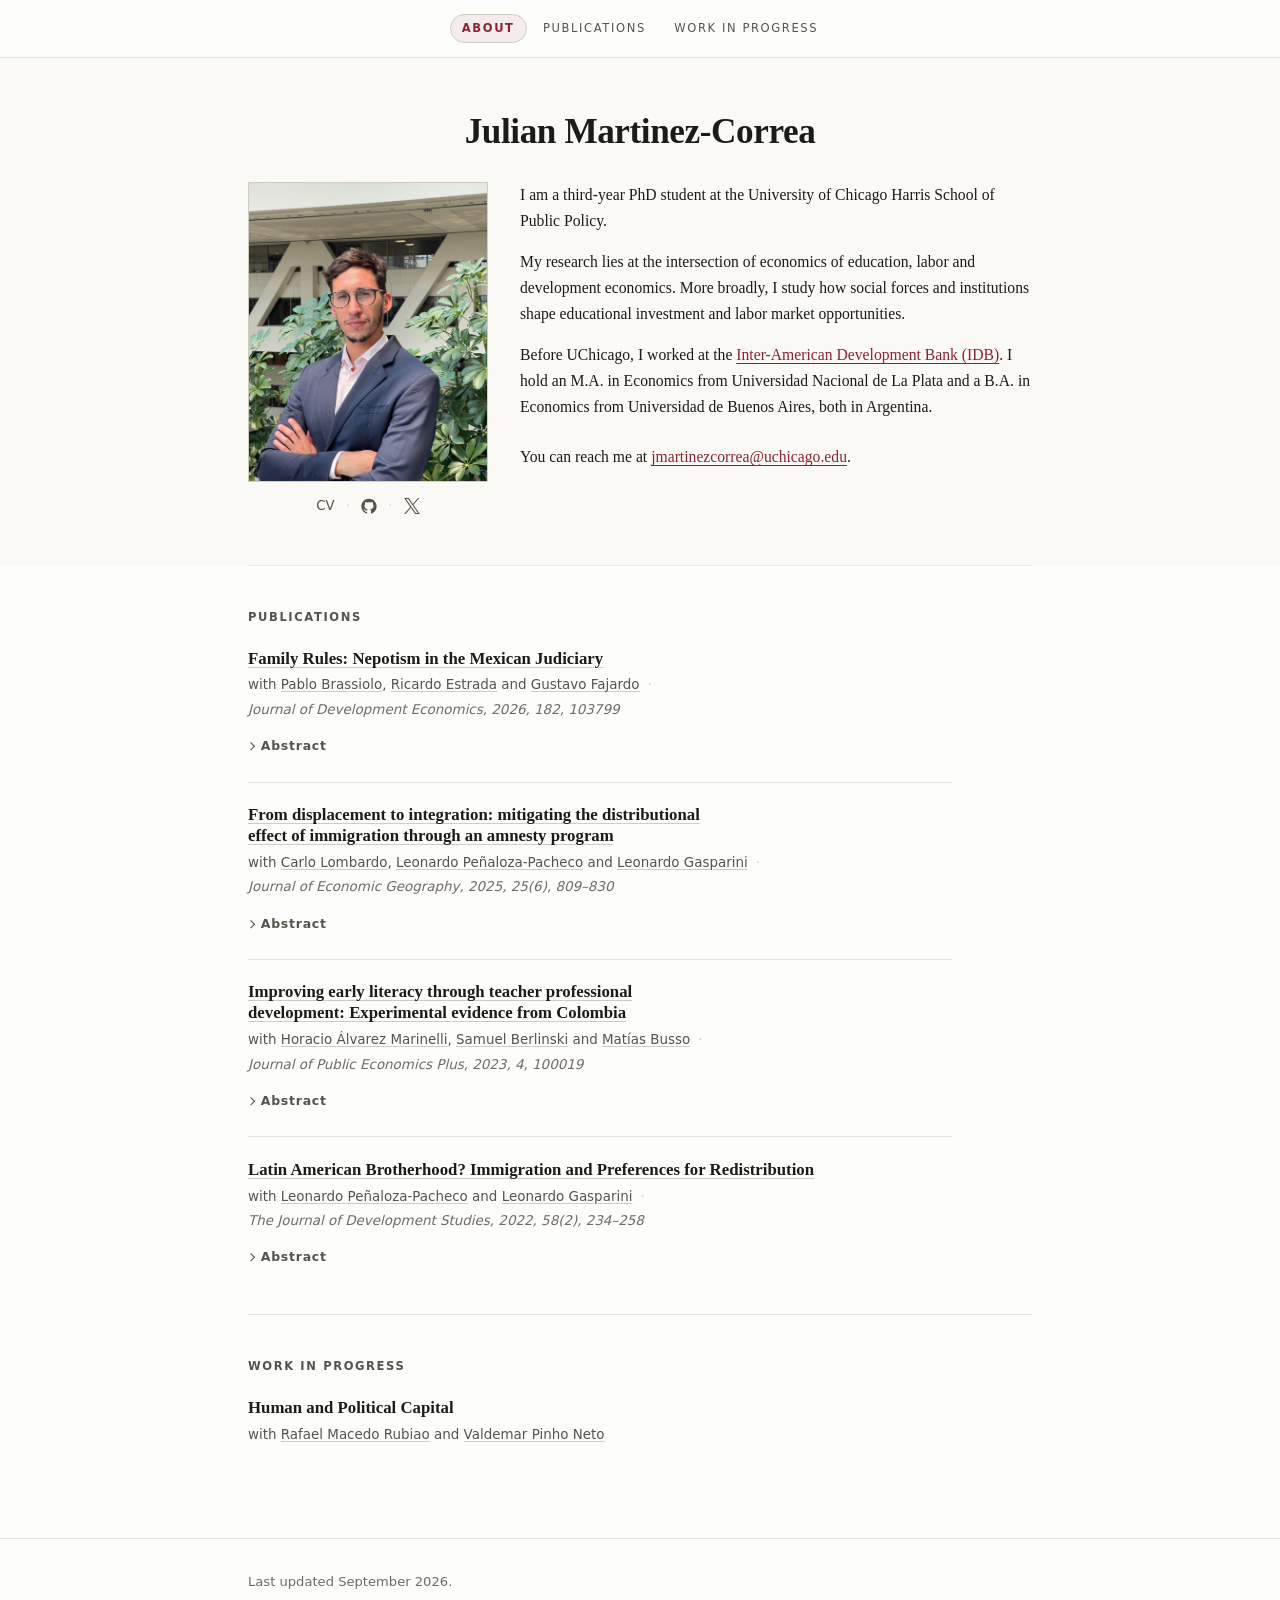
<file: index.html>
<!doctype html>
<html lang="en">
<head>
<meta charset="utf-8">
<meta name="viewport" content="width=device-width, initial-scale=1">

<title>Julian Martinez-Correa</title>
<meta name="description" content="Julian Martinez-Correa is a third-year PhD student at the University of Chicago Harris School of Public Policy. His research lies at the intersection of economics of education, labor and development economics.">
<meta name="author" content="Julian Martinez-Correa">

<!-- Google Search Console ownership verification. Must stay in <head> on the
     homepage; removing it un-verifies the property. -->
<meta name="google-site-verification" content="J8aLhIPQWXHVKhF8gl2CatFygH-E9LzsPXmiMqQEQso">

<link rel="canonical" href="https://jmartinezcorrea.github.io/">

<meta property="og:type" content="profile">
<meta property="og:title" content="Julian Martinez-Correa">
<meta property="og:description" content="Julian Martinez-Correa is a third-year PhD student at the University of Chicago Harris School of Public Policy. His research lies at the intersection of economics of education, labor and development economics.">
<meta property="og:url" content="https://jmartinezcorrea.github.io/">
<meta property="og:image" content="https://jmartinezcorrea.github.io/assets/img/headshot.jpg">
<meta property="og:locale" content="en_US">
<meta name="twitter:card" content="summary">
<meta name="twitter:creator" content="@julian_mcorrea">

<link rel="stylesheet" href="assets/css/styles.css">
<link rel="icon" href="data:image/svg+xml,<svg xmlns='http://www.w3.org/2000/svg' viewBox='0 0 32 32'><text y='25' x='3' font-size='24' font-family='Georgia,serif' fill='%238c2332'>M</text></svg>">

<!-- Structured data: verified facts only. -->
<script type="application/ld+json">
{
  "@context": "https://schema.org",
  "@type": "Person",
  "name": "Julian Martinez-Correa",
  "url": "https://jmartinezcorrea.github.io/",
  "image": "https://jmartinezcorrea.github.io/assets/img/headshot.jpg",
  "email": "mailto:jmartinezcorrea@uchicago.edu",
  "jobTitle": "PhD Student",
  "affiliation": {
    "@type": "CollegeOrUniversity",
    "name": "University of Chicago Harris School of Public Policy"
  },
  "description": "Third-year PhD student researching economics of education, labor and development economics.",
  "alumniOf": [
    {
      "@type": "CollegeOrUniversity",
      "name": "Universidad Nacional de La Plata"
    },
    {
      "@type": "CollegeOrUniversity",
      "name": "Universidad de Buenos Aires"
    }
  ],
  "sameAs": [
    "https://orcid.org/0000-0003-4623-5174",
    "https://harris.uchicago.edu/directory/julian-gabriel-martinez-correa",
    "https://github.com/jmartinezcorrea",
    "https://x.com/julian_mcorrea"
  ],
  "alternateName": [
    "Julian Martinez Correa",
    "Julián Martínez Correa",
    "Julián Martínez-Correa",
    "Julian Gabriel Martinez Correa"
  ],
  "knowsAbout": [
    "Economics of education",
    "Labor economics",
    "Development economics"
  ]
}
</script>
</head>

<body id="top">
<a class="skip-link" href="#main">Skip to main content</a>

<header class="site-header">
  <div class="wrap header-inner">
    <nav class="tabs" aria-label="Page sections">
      <ul>
        <li><a href="#about">About</a></li>
        <li><a href="#publications">Publications</a></li>
        <li><a href="#work-in-progress">Work in Progress</a></li>
      </ul>
    </nav>
  </div>
</header>

<main id="main">
  <div class="wrap">

    <!-- ================= PROFILE / ABOUT ================= -->
    <section id="about" class="section section--profile" aria-labelledby="name">
      <h1 id="name">Julian Martinez-Correa</h1>

      <div class="profile">

        <div class="profile__aside">
          <figure class="profile__figure">
            <img class="profile__photo"
                 src="assets/img/headshot.jpg"
                 alt="Julian Martinez-Correa"
                 width="1000" height="1333">
          </figure>

          <ul class="inline-links" aria-label="Profile links">
            <li>
              <a href="files/cv.pdf">CV</a>
            </li>
            <li>
              <a href="https://github.com/jmartinezcorrea" aria-label="GitHub profile" title="GitHub">
                <!-- Official GitHub mark from Primer Octicons. -->
                <svg class="inline-links__icon" viewBox="0 0 24 24" aria-hidden="true" focusable="false">
                  <path d="M10.226 17.284c-2.965-.36-5.054-2.493-5.054-5.256 0-1.123.404-2.336 1.078-3.144-.292-.741-.247-2.314.09-2.965.898-.112 2.111.36 2.83 1.01.853-.269 1.752-.404 2.853-.404 1.1 0 1.999.135 2.807.382.696-.629 1.932-1.1 2.83-.988.315.606.36 2.179.067 2.942.72.854 1.101 2 1.101 3.167 0 2.763-2.089 4.852-5.098 5.234.763.494 1.28 1.572 1.28 2.807v2.336c0 .674.561 1.056 1.235.786 4.066-1.55 7.255-5.615 7.255-10.646C23.5 6.188 18.334 1 11.978 1 5.62 1 .5 6.188.5 12.545c0 4.986 3.167 9.12 7.435 10.669.606.225 1.19-.18 1.19-.786V20.63a2.9 2.9 0 0 1-1.078.224c-1.483 0-2.359-.808-2.987-2.313-.247-.607-.517-.966-1.034-1.033-.27-.023-.359-.135-.359-.27 0-.27.45-.471.898-.471.652 0 1.213.404 1.797 1.235.45.651.921.943 1.483.943.561 0 .92-.202 1.437-.719.382-.381.674-.718.944-.943"/>
                </svg>
              </a>
            </li>
            <li>
              <a href="https://x.com/julian_mcorrea" aria-label="X profile" title="X">
                <!-- Official X mark from the X brand toolkit. -->
                <svg class="inline-links__icon" viewBox="0 0 1200 1227" aria-hidden="true" focusable="false">
                  <path d="M714.163 519.284L1160.89 0H1055.03L667.137 450.887L357.328 0H0L468.492 681.821L0 1226.37H105.866L515.491 750.218L842.672 1226.37H1200L714.137 519.284H714.163ZM569.165 687.828L521.697 619.934L144.011 79.6944H306.615L611.412 515.685L658.88 583.579L1055.08 1150.3H892.476L569.165 687.854V687.828Z"/>
                </svg>
              </a>
            </li>
          </ul>
        </div>

        <div class="profile__body">
          <div class="bio">
            <p>
              I am a third-year PhD student at the University of Chicago Harris
              School of Public Policy.
            </p>
            <p>
              My research lies at the intersection of economics of education,
              labor and development economics. More broadly, I study how social
              forces and institutions shape educational investment and labor
              market opportunities.
            </p>
            <p>
              Before UChicago, I worked at the
              <a href="https://www.iadb.org/en">Inter-American Development Bank (IDB)</a>.
              I hold an M.A. in Economics from Universidad Nacional de La Plata
              and a B.A. in Economics from Universidad de Buenos Aires, both in
              Argentina.
            </p>
          </div>

          <p class="profile-contact">
            You can reach me at
            <a href="mailto:jmartinezcorrea@uchicago.edu">jmartinezcorrea@uchicago.edu</a>.
          </p>
        </div>
      </div>
    </section>

    <!-- ================= PUBLICATIONS ================= -->
    <!-- Entries are transcribed from your CV, with journal details, author
         lists and DOIs checked against the published record. Newest first.
         Every paper title links to its journal webpage, and every abstract is
         available in a collapsed disclosure. The current copy is concise,
         source-checked website text; replace it with author-supplied wording
         if the article abstracts should appear verbatim. -->
    <section id="publications" class="section" aria-labelledby="publications-h">
      <h2 id="publications-h" class="section__title">Publications</h2>

      <ol class="entries">

        <li class="entry">
          <h3 class="entry__title">
            <a href="https://www.sciencedirect.com/science/article/abs/pii/S0304387826000829">Family Rules: Nepotism in the Mexican Judiciary</a>
          </h3>
          <p class="entry__meta">
            <span class="entry__authors">with
              <a href="https://sites.google.com/view/pablobrassiolo/">Pablo Brassiolo</a>,
              <a href="https://sites.google.com/site/ricardoaestradamartinez/">Ricardo Estrada</a> and
              <a href="https://sites.google.com/site/gusfajardo/">Gustavo Fajardo</a></span>
            <span class="entry__status">Journal of Development Economics, 2026, 182, 103799</span>
          </p>
          <details class="entry__abstract">
            <summary>Abstract</summary>
            <p>
              We examine how hiring autonomy can enable favoritism within public
              institutions, focusing on Mexico&rsquo;s federal judiciary. Using
              personnel records and an event study of judge arrivals, with shared
              surnames serving as a proxy for family relationships, we document
              likely nepotistic appointments. Within a year, a judge&rsquo;s arrival
              is followed by an estimated 0.05 related hires into key positions, a
              figure that is likely a lower bound. Connected appointees tend to
              have lower educational attainment, and their arrival is associated
              with reduced court productivity. Nepotism is concentrated among
              judges with prior administrative sanctions and those assigned to
              their birth states.
            </p>
          </details>
        </li>

        <li class="entry">
          <h3 class="entry__title">
            <a href="https://academic.oup.com/joeg/article-abstract/25/6/809/8111986">From displacement to integration: mitigating the distributional effect of immigration through an amnesty program</a>
          </h3>
          <p class="entry__meta">
            <span class="entry__authors">with
              <a href="https://carlombard.github.io/">Carlo Lombardo</a>,
              <a href="https://www.leonardopenalozapacheco.com/">Leonardo Peñaloza-Pacheco</a> and
              <a href="https://www.cedlas.econo.unlp.edu.ar/wp/en/lgasparini/">Leonardo Gasparini</a></span>
            <span class="entry__status">Journal of Economic Geography, 2025, 25(6), 809&ndash;830</span>
          </p>
          <details class="entry__abstract">
            <summary>Abstract</summary>
            <p>
              We study how large-scale Venezuelan migration and an
              integration-oriented amnesty affected income distribution in
              Colombia. Recentered influence-function regressions within an
              instrumental-variables design show that the migration shock harmed
              the lower end of native Colombians&rsquo; income distribution, while
              regularization partially offset that effect. The evidence points to
              occupational downgrading as the central mechanism: employment
              restrictions pushed qualified Venezuelan migrants into lower-paid,
              more routine-intensive work, and the amnesty reduced that mismatch.
            </p>
          </details>
        </li>

        <li class="entry">
          <h3 class="entry__title">
            <a href="https://www.sciencedirect.com/science/article/pii/S2666551423000025">Improving early literacy through teacher professional development: Experimental evidence from Colombia</a>
          </h3>
          <p class="entry__meta">
            <span class="entry__authors">with
              <a href="https://blogs.worldbank.org/en/team/h/horacio-alvarez-marinelli">Horacio Álvarez Marinelli</a>,
              <a href="https://www.sberlinski.org/">Samuel Berlinski</a> and
              <a href="https://www.matiasbusso.org/">Matías Busso</a></span>
            <span class="entry__status">Journal of Public Economics Plus, 2023, 4, 100019</span>
          </p>
          <details class="entry__abstract">
            <summary>Abstract</summary>
            <p>
              We evaluate Let&rsquo;s All Learn to Read, a one-year professional
              development program for first-grade teachers in Colombia that
              combined training and coaching throughout the school year with
              structured materials for teachers and students. A school-level
              randomized trial found that, after one year, literacy scores in
              treated schools were approximately 0.39 standard deviations higher
              than in control schools. The gains persisted through second and third
              grade, even though later-grade teachers had not received the program.
            </p>
          </details>
        </li>

        <li class="entry">
          <h3 class="entry__title">
            <a href="https://www.tandfonline.com/doi/abs/10.1080/00220388.2021.1961748">Latin American Brotherhood? Immigration and Preferences for Redistribution</a>
          </h3>
          <p class="entry__meta">
            <span class="entry__authors">with
              <a href="https://www.leonardopenalozapacheco.com/">Leonardo Peñaloza-Pacheco</a> and
              <a href="https://www.cedlas.econo.unlp.edu.ar/wp/en/lgasparini/">Leonardo Gasparini</a></span>
            <span class="entry__status">The Journal of Development Studies, 2022, 58(2), 234&ndash;258</span>
          </p>
          <details class="entry__abstract">
            <summary>Abstract</summary>
            <p>
              We examine how immigration shapes support for redistribution when
              immigrants and natives come from relatively similar Latin American
              backgrounds. We combine province-level public-opinion responses with
              several immigration datasets and use three complementary empirical
              strategies: census-based cross-sectional instrumental variables,
              fixed-effects estimates using harmonized household surveys, and an
              instrumental-variables analysis of Venezuelan migration to Colombia.
              Across these approaches, higher local immigrant shares are associated
              with significantly lower, but non-monotonic, support for redistribution,
              particularly when immigrants are from other Latin American countries
              or are low-skilled. The relationship is stronger among higher-income
              respondents.
            </p>
          </details>
        </li>

      </ol>
    </section>

    <!-- ================= WORK IN PROGRESS ================= -->
    <section id="work-in-progress" class="section" aria-labelledby="work-in-progress-h">
      <h2 id="work-in-progress-h" class="section__title">Work in Progress</h2>

      <ul class="entries">

        <li class="entry">
          <h3 class="entry__title">Human and Political Capital</h3>
          <p class="entry__meta">
            <span class="entry__authors">with
              <a href="https://rafaelrubiao.github.io/">Rafael Macedo Rubiao</a> and
              <a href="https://sites.google.com/view/valdemarneto/home">Valdemar Pinho Neto</a></span>
          </p>
        </li>

      </ul>
    </section>

  </div>
</main>

<footer class="site-footer">
  <div class="wrap">
    <p class="site-footer__meta">Last updated <time datetime="2026-09-07">September 2026</time>.</p>
  </div>
</footer>

<script src="assets/js/site.js" defer></script>
</body>
</html>
</file>
<file: assets/css/styles.css>
/* ==========================================================================
   Julian Martinez-Correa — academic site
   Plain CSS. No framework, no build step.

   EVERY visual decision lives in the THEME block below. To restyle the site,
   change values there and nothing else. The rest of the file only wires those
   values up to elements, and should rarely need editing.

   Sections
     1. THEME          <- edit here
     2. Base
     3. Layout
     4. Header and tabs
     5. Profile
     6. Research entries
     7. Footer
     8. Responsive
     9. Motion and print
   ========================================================================== */


/* ==========================================================================
   1. THEME — edit this block to restyle the whole site
   ========================================================================== */

:root {

  /* --- Colour -------------------------------------------------------------
     Light, warm, near-monochrome with a single accent.
     If you change --text or --bg, re-check contrast: body text wants at least
     4.5:1 against the background, and --text-faint is used at ~13px so it
     needs 4.5:1 too. https://webaim.org/resources/contrastchecker/          */

  --bg:          #fdfdfb;   /* page background                              */
  --bg-subtle:   #f5f4ef;   /* hover fills, photo backdrop                  */
  --bg-band:     #faf9f5;   /* the About section band — deliberately only a
                               few steps off --bg so it reads as a change of
                               paper, not a coloured panel                  */
  --text:        #1b1b19;   /* body text, headings                          */
  --text-muted:  #56534c;   /* coauthors, section labels, abstract text     */
  --text-faint:  #706b62;   /* journal/status lines, footer, dt labels      */
  --rule:        #e3e1d9;   /* hairline dividers                            */
  --rule-strong: #cfccc1;   /* photo border, link separators                */
  --accent:      #8c2332;   /* links, active tab  (muted maroon)            */
  --accent-deep: #6d1a26;   /* link hover                                   */
  --accent-wash: #f4ebec;   /* active tab background                        */

  /* Try a different accent by replacing the three --accent values, e.g.
       slate blue   #2f4a6b / #223751 / #eaeef3
       forest green #2f5540 / #223f30 / #e9f0eb
       ink / no hue #333230 / #1b1b19 / #efeee9                             */


  /* --- Type ---------------------------------------------------------------
     Two system stacks, so there are no web fonts and no network requests.
     Swap --font-body to var(--font-sans) for an all-sans site.             */

  --font-serif: Charter, "Bitstream Charter", "Sitka Text", Cambria, Georgia,
                "Times New Roman", Times, serif;
  --font-sans:  system-ui, -apple-system, "Segoe UI", Roboto, "Helvetica Neue",
                Arial, sans-serif;

  --font-body: var(--font-serif);   /* prose, headings, paper titles        */
  --font-ui:   var(--font-sans);    /* nav, labels, metadata, link rows     */

  --size-base:          1.0625rem;  /* body text                            */
  --size-base-mobile:   1rem;
  --line-height:        1.65;

  --size-h1:            clamp(1.75rem, 1.45rem + 1.2vw, 2.2rem);
  --size-section-title: 0.72rem;    /* small caps labels; the nav tabs share
                                       this size so the two read as one set */
  --size-entry-title:   1.05rem;    /* paper titles                         */
  --size-meta:          0.84rem;    /* coauthors, journal line              */
  --size-ui:            0.83rem;    /* nav tabs                             */
  --size-small:         0.82rem;    /* footer                               */

  --tracking-caps:      0.14em;     /* letter-spacing on small caps labels  */


  /* --- Layout ------------------------------------------------------------ */

  --wrap:        52rem;   /* page container width                           */
  --measure:     44rem;   /* max width of running text and research entries */
  --gutter:      1.5rem;  /* left/right page padding                        */
  --gutter-mobile: 1.15rem;

  --section-gap: 2.75rem; /* vertical padding around each section           */
  --section-gap-mobile: 2.25rem;
  --entry-gap:   1.4rem;  /* vertical padding around each research entry    */

  /* Approximate sticky-header height, used to offset anchor jumps so a
     heading is not hidden underneath. site.js replaces this with the real
     measured height; the static value is what no-JavaScript visitors get.  */
  --header-h: 4.25rem;


  /* --- Photo -------------------------------------------------------------- */

  --photo-width:        15rem;    /* column width on desktop                */
  --photo-width-mobile: 13rem;    /* cap on narrow screens                  */
  --photo-aspect:       4 / 5;    /* try 1 / 1 for a square, 3 / 4 for taller */
  --photo-position:     50% 30%;  /* which part of the photo to keep when
                                     cropping; lower the 2nd number to show
                                     more of the top of the frame           */
  --photo-radius:       0;        /* e.g. 4px, or 50% for a circle          */
  --photo-border:       1px solid var(--rule-strong);
  --social-align:       center;   /* CV · GitHub · X row under the photo;
                                     flex-start left-aligns it instead      */


  /* --- Details ------------------------------------------------------------ */

  --radius-pill:  999px;  /* nav tab shape; 4px gives square-ish tabs       */
  --focus-width:  2px;    /* keyboard focus ring                            */
  --focus-offset: 3px;
}


/* ==========================================================================
   2. Base
   ========================================================================== */

*, *::before, *::after { box-sizing: border-box; }

html {
  scroll-behavior: smooth;
  -webkit-text-size-adjust: 100%;
}

body {
  margin: 0;
  background: var(--bg);
  color: var(--text);
  font-family: var(--font-body);
  font-size: var(--size-base);
  line-height: var(--line-height);
  text-rendering: optimizeLegibility;
  -webkit-font-smoothing: antialiased;
  overflow-wrap: break-word;
}

h1, h2, h3 { line-height: 1.25; margin: 0; font-weight: 600; }

p { margin: 0 0 1em; }
p:last-child { margin-bottom: 0; }

a {
  color: var(--accent);
  text-decoration: underline;
  text-decoration-thickness: 1px;
  text-underline-offset: 0.16em;
}
a:hover { color: var(--accent-deep); text-decoration-thickness: 2px; }

:focus-visible {
  outline: var(--focus-width) solid var(--accent);
  outline-offset: var(--focus-offset);
  border-radius: 2px;
}

img { max-width: 100%; height: auto; display: block; }

/* Fixed rather than absolute, so it lands at the top of the viewport even if
   focus reaches it while the page is scrolled down. */
.skip-link {
  position: fixed;
  top: -6rem;
  left: 0.75rem;
  z-index: 100;
  background: var(--bg);
  color: var(--accent);
  font-family: var(--font-ui);
  font-size: 0.85rem;
  padding: 0.6rem 1rem;
  border: 1px solid var(--rule-strong);
  border-radius: 4px;
}
.skip-link:focus { top: 0.75rem; }

/* ==========================================================================
   3. Layout
   ========================================================================== */

.wrap {
  width: 100%;
  max-width: var(--wrap);
  margin-inline: auto;
  padding-inline: var(--gutter);
}

.section {
  padding-block: var(--section-gap);
  border-top: 1px solid var(--rule);
  scroll-margin-top: calc(var(--header-h) + 0.75rem);
}
.section:first-child { border-top: 0; }

/* A subtle off-white band marks the profile section off from the rest of the
   page. The divider below it comes for free from the next section's border-top.

   The sections sit *inside* .wrap (<main><div class="wrap"><section>), so a
   plain background would stop at the content column. box-shadow paints the
   colour outwards past that column, and clip-path lets it through
   horizontally while still cutting it off at the section's own top and
   bottom edges. Unlike a 100vw rule this cannot cause horizontal overflow,
   and unlike moving .wrap inside each section it leaves every other
   section's divider width untouched. */
.section--profile {
  padding-top: calc(var(--section-gap) + 0.5rem);
  background: var(--bg-band);
  box-shadow: 0 0 0 100vmax var(--bg-band);
  clip-path: inset(0 -100vmax);
}

.section__title {
  font-family: var(--font-ui);
  font-size: var(--size-section-title);
  font-weight: 600;
  letter-spacing: var(--tracking-caps);
  text-transform: uppercase;
  color: var(--text-muted);
  margin-bottom: 1.5rem;
}


/* ==========================================================================
   4. Header and tab navigation
   ========================================================================== */

.site-header {
  position: sticky;
  top: 0;
  z-index: 50;
  background: var(--bg);
  border-bottom: 1px solid var(--rule);
}

/* The nav is the header's only content now that the name has moved into the
   page, so it centres rather than sitting off to one side. */
.header-inner {
  display: flex;
  justify-content: center;
  padding-block: 0.85rem;
}

/* Tabs are real in-page anchors, so they work with JavaScript disabled. */
.tabs ul {
  display: flex;
  flex-wrap: wrap;
  justify-content: center;
  gap: 0.15rem 0.25rem;
  list-style: none;
  margin: 0;
  padding: 0;
}

/* Uppercase via text-transform rather than typing caps into the HTML: the
   source stays Title Case (readable, matches the .section__title source
   convention below), and most screen readers announce transformed text
   normally rather than spelling it out letter by letter. */
.tabs a {
  display: block;
  font-family: var(--font-ui);
  font-size: var(--size-section-title);
  line-height: 1;
  text-transform: uppercase;
  letter-spacing: var(--tracking-caps);
  color: var(--text-muted);
  text-decoration: none;
  padding: 0.5rem 0.7rem;
  border-radius: var(--radius-pill);
  border: 1px solid transparent;
  transition: color 0.15s ease, background-color 0.15s ease,
              border-color 0.15s ease;
}

.tabs a:hover {
  color: var(--text);
  background: var(--bg-subtle);
}

/* The active tab is marked three ways — weight, colour and a ring — so the
   state never depends on colour perception alone. */
.tabs a[aria-current] {
  color: var(--accent);
  font-weight: 600;
  background: var(--accent-wash);
  border-color: var(--rule-strong);
}


/* ==========================================================================
   5. Profile
   ========================================================================== */

.profile {
  display: grid;
  grid-template-columns: var(--photo-width) minmax(0, 1fr);
  gap: 2rem;
  align-items: start;
}

.profile__aside { min-width: 0; }

.profile__figure { margin: 0; }

.profile__photo {
  width: 100%;
  aspect-ratio: var(--photo-aspect);
  object-fit: cover;
  object-position: var(--photo-position);
  border: var(--photo-border);
  border-radius: var(--photo-radius);
  background: var(--bg-subtle);
}

.profile__body { min-width: 0; }

/* The name sits above the photo/bio grid and is centred on the page. */
h1 {
  font-size: var(--size-h1);
  letter-spacing: -0.012em;
  text-align: center;
  margin-bottom: 1.75rem;
}

.bio {
  max-width: var(--measure);
  font-size: 0.98rem;
}

.profile-contact {
  margin: 1.5rem 0 0;
  font-size: 0.98rem;
}

/* CV · GitHub · X, as a single row beneath the photo. */
.inline-links {
  list-style: none;
  margin: 0.6rem 0 0;
  padding: 0;
  display: flex;
  flex-wrap: wrap;
  align-items: center;
  justify-content: var(--social-align);
  gap: 0.45rem;
  font-family: var(--font-ui);
  font-size: var(--size-ui);
}

.inline-links > li {
  display: flex;
  align-items: center;
}

/* Centred middle-dot separators. Generated content isn't exposed to
   assistive tech, so a screen reader announces "list, 3 items" and nothing
   is lost by the dot being skipped — it carries no information beyond the
   visual grouping the list structure already provides. */
.inline-links > li:not(:first-child)::before {
  content: "\00B7";
  margin-right: 0.45rem;
  color: var(--rule-strong);
}

/* The icon's tappable area is padded out to 24x24 so it meets the WCAG 2.2
   minimum target size (SC 2.5.8) and is comfortable on a phone; the CV text
   link gets the same padding so its hit box matches. Muted by default,
   accent on hover/focus — the same treatment as nav tabs and entry links,
   so the plain-text CV link sits naturally next to the two icons rather
   than standing out as a different kind of control. */
.inline-links a {
  display: inline-flex;
  align-items: center;
  justify-content: center;
  padding: 0.25rem;
  color: var(--text-muted);
  text-decoration: none;
}
.inline-links a:hover,
.inline-links a:focus-visible {
  color: var(--accent);
}

.inline-links__icon {
  width: 1rem;
  height: 1rem;
  flex: 0 0 auto;
  fill: currentColor;
}


/* ==========================================================================
   6. Research entries
   ========================================================================== */

.entries {
  list-style: none;
  margin: 0;
  padding: 0;
}

.entry {
  padding-block: var(--entry-gap);
  border-top: 1px solid var(--rule);
  max-width: var(--measure);
}
.entry:first-child { border-top: 0; padding-top: 0; }
.entry:last-child { padding-bottom: 0; }

.entry__title {
  font-size: var(--size-entry-title);
  font-weight: 600;
  margin-bottom: 0.3rem;
  text-wrap: balance;
}

.entry__title a {
  color: inherit;
  text-decoration-color: var(--rule-strong);
}
.entry__title a:hover {
  color: var(--accent);
  text-decoration-color: currentColor;
}

.entry__meta {
  font-family: var(--font-ui);
  font-size: var(--size-meta);
  color: var(--text-muted);
  margin-bottom: 0.6rem;
  display: flex;
  flex-wrap: wrap;
  gap: 0.15rem 0.5rem;
}

.entry__authors { min-width: 0; }

/* Coauthor names link to their own sites. Kept in the body colour with a
   faint underline so a long author list does not turn into a row of loud
   accent-coloured links. */
.entry__authors a {
  color: inherit;
  text-decoration-color: var(--rule-strong);
  text-underline-offset: 0.15em;
}
.entry__authors a:hover {
  color: var(--accent);
  text-decoration-color: currentColor;
}

.entry__status {
  color: var(--text-faint);
  font-style: italic;
}

/* Separator only when a status actually follows an author list, and attached
   to the authors so a long coauthor list that pushes the status onto its own
   line does not strand a dot at the start of that line. */
.entry__meta:has(.entry__status) > .entry__authors::after {
  content: "·";
  margin-left: 0.5rem;
  font-style: normal;
  color: var(--rule-strong);
}

/* Native <details> keeps the list scannable and needs no JavaScript. */
.entry__abstract { margin-bottom: 0; }

.entry__abstract > summary {
  cursor: pointer;
  font-family: var(--font-ui);
  font-size: 0.78rem;
  font-weight: 600;
  letter-spacing: 0.06em;
  text-transform: none;
  color: var(--text-muted);
  list-style: none;
  display: inline-flex;
  align-items: center;
  gap: 0.4rem;
  padding: 0.15rem 0;
}
.entry__abstract > summary::-webkit-details-marker { display: none; }
.entry__abstract > summary::before {
  content: "";
  width: 0.4rem;
  height: 0.4rem;
  border-right: 1.5px solid currentColor;
  border-bottom: 1.5px solid currentColor;
  transform: rotate(-45deg);
  transition: transform 0.15s ease;
}
.entry__abstract[open] > summary::before { transform: rotate(45deg); }
.entry__abstract > summary:hover { color: var(--accent); }

.entry__abstract > p {
  margin: 0.5rem 0 0;
  padding-left: 0.9rem;
  border-left: 2px solid var(--rule);
  font-size: 0.95rem;
  color: var(--text-muted);
}


/* ==========================================================================
   7. Footer
   ========================================================================== */

.site-footer {
  border-top: 1px solid var(--rule);
  margin-top: 3rem;
  padding-block: 2rem 3rem;
  font-family: var(--font-ui);
  font-size: var(--size-small);
  color: var(--text-faint);
}
.site-footer p { margin: 0 0 0.3rem; }


/* ==========================================================================
   8. Responsive
   ========================================================================== */

/* Tablet and below: photo above the text, capped so it never dominates. */
@media (max-width: 46rem) {

  /* Deliberately generous: with the tabs wrapped the header can reach ~7.4rem,
     and this static value is what no-JavaScript visitors scroll against.
     site.js replaces it with the measured height when it runs. Overshooting
     costs a little whitespace; undershooting hides the heading. */
  :root { --header-h: 7.5rem; }

  .header-inner { padding-block: 0.7rem; }

  /* Let the tabs wrap onto a second line rather than clip. */
  .tabs { width: 100%; }

  .profile {
    grid-template-columns: minmax(0, 1fr);
    gap: 1.4rem;
  }
  .profile__aside { max-width: var(--photo-width-mobile); }
}

@media (max-width: 30rem) {
  :root {
    --gutter: var(--gutter-mobile);
    --size-base: var(--size-base-mobile);
    --section-gap: var(--section-gap-mobile);
  }
  .tabs a { padding: 0.45rem 0.6rem; font-size: 0.8rem; }
}


/* ==========================================================================
   9. Motion and print
   ========================================================================== */

@media (prefers-reduced-motion: reduce) {
  html { scroll-behavior: auto; }
  *, *::before, *::after {
    animation-duration: 0.01ms !important;
    animation-iteration-count: 1 !important;
    transition-duration: 0.01ms !important;
    scroll-behavior: auto !important;
  }
}

@media print {
  .site-header, .skip-link, .site-footer__meta { display: none; }
  body { font-size: 11pt; background: #fff; }
  .section { border-top: 1px solid #ccc; page-break-inside: avoid; }
  a { color: #000; text-decoration: underline; }
}
</file>
